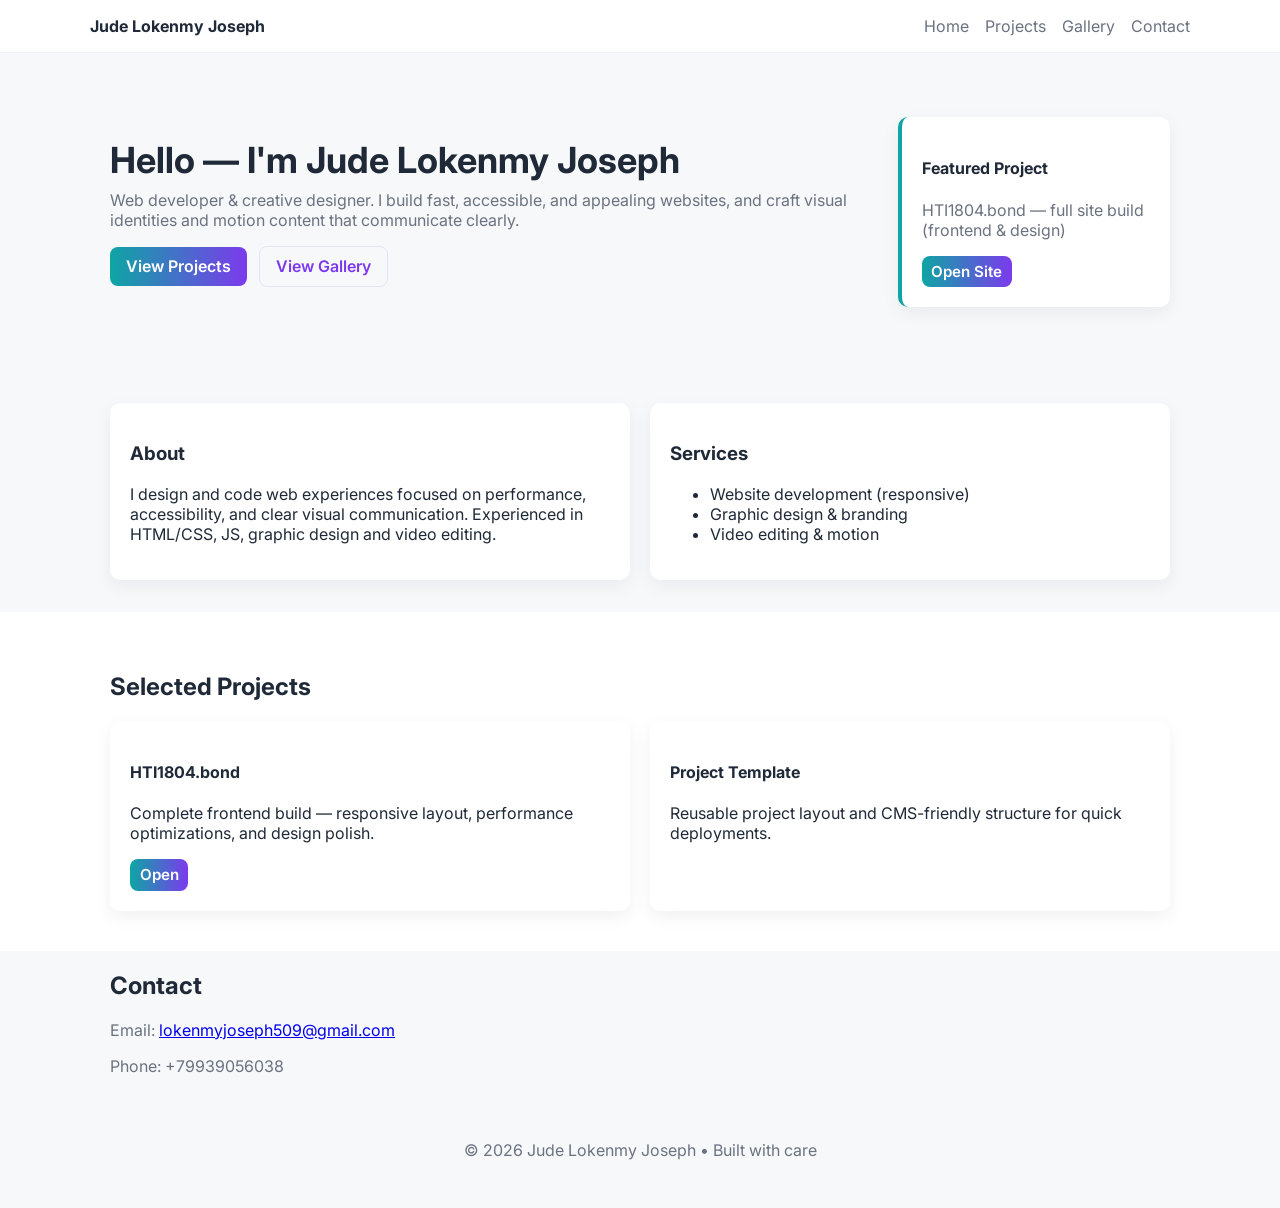
<file: index.html>
<!DOCTYPE html>
<html lang="en">
<head>
  <meta charset="utf-8" />
  <meta name="viewport" content="width=device-width,initial-scale=1" />
  <meta name="author" content="Jude Lokenmy Joseph" />
  <title>Jude Lokenmy Joseph — Web Developer & Designer</title>
  <link href="https://fonts.googleapis.com/css2?family=Inter:wght@300;400;600;700&display=swap" rel="stylesheet">
  <link rel="stylesheet" href="style.css">
</head>
<body>
  <header class="site-header">
    <div class="container header-inner">
      <a class="brand" href="index.html">Jude Lokenmy Joseph</a>
      <button id="nav-toggle" class="nav-toggle" aria-label="Toggle navigation">☰</button>
      <nav id="site-nav" class="site-nav">
        <ul>
          <li><a href="index.html">Home</a></li>
          <li><a href="projects.html">Projects</a></li>
          <li><a href="gallery.html">Gallery</a></li>
          <li><a href="#contact">Contact</a></li>
        </ul>
      </nav>
    </div>
  </header>

  <main>
    <section class="hero">
      <div class="container hero-inner">
        <div class="hero-copy">
          <h1>Hello — I'm Jude Lokenmy Joseph</h1>
          <p class="lead">Web developer & creative designer. I build fast, accessible, and appealing websites, and craft visual identities and motion content that communicate clearly.</p>
          <div class="hero-cta">
            <a class="btn" href="projects.html">View Projects</a>
            <a class="btn ghost" href="gallery.html">View Gallery</a>
          </div>
        </div>
        <div class="hero-aside">
          <div class="card feature-card">
            <h4>Featured Project</h4>
            <p class="muted">HTI1804.bond — full site build (frontend & design)</p>
            <a class="btn small" href="https://hti1804.bond" target="_blank" rel="noopener">Open Site</a>
          </div>
        </div>
      </div>
    </section>

    <section class="about">
      <div class="container">
        <div class="grid">
          <div class="card">
            <h3>About</h3>
            <p>I design and code web experiences focused on performance, accessibility, and clear visual communication. Experienced in HTML/CSS, JS, graphic design and video editing.</p>
          </div>
          <div class="card">
            <h3>Services</h3>
            <ul>
              <li>Website development (responsive)</li>
              <li>Graphic design & branding</li>
              <li>Video editing & motion</li>
            </ul>
          </div>
        </div>
      </div>
    </section>

    <section id="projects" class="section-light">
      <div class="container">
        <h2>Selected Projects</h2>
        <div class="grid">
          <div class="card">
            <h4>HTI1804.bond</h4>
            <p>Complete frontend build — responsive layout, performance optimizations, and design polish.</p>
            <a class="btn small" href="https://hti1804.bond" target="_blank" rel="noopener">Open</a>
          </div>
          <div class="card">
            <h4>Project Template</h4>
            <p>Reusable project layout and CMS-friendly structure for quick deployments.</p>
          </div>
        </div>
      </div>
    </section>

    <section id="contact" class="contact section-dark">
      <div class="container">
        <h2>Contact</h2>
        <p class="muted">Email: <a href="mailto:lokenmyjoseph509@gmail.com">lokenmyjoseph509@gmail.com</a></p>
        <p class="muted">Phone: +79939056038</p>
      </div>
    </section>
  </main>

  <footer class="site-footer">
    <div class="container">
      <p>© 2026 Jude Lokenmy Joseph • Built with care</p>
    </div>
  </footer>

  <script>
    // mobile nav toggle
    const navToggle = document.getElementById('nav-toggle');
    const siteNav = document.getElementById('site-nav');
    navToggle && navToggle.addEventListener('click', () => {
      siteNav.classList.toggle('open');
    });
  </script>
</body>
</html>
</file>
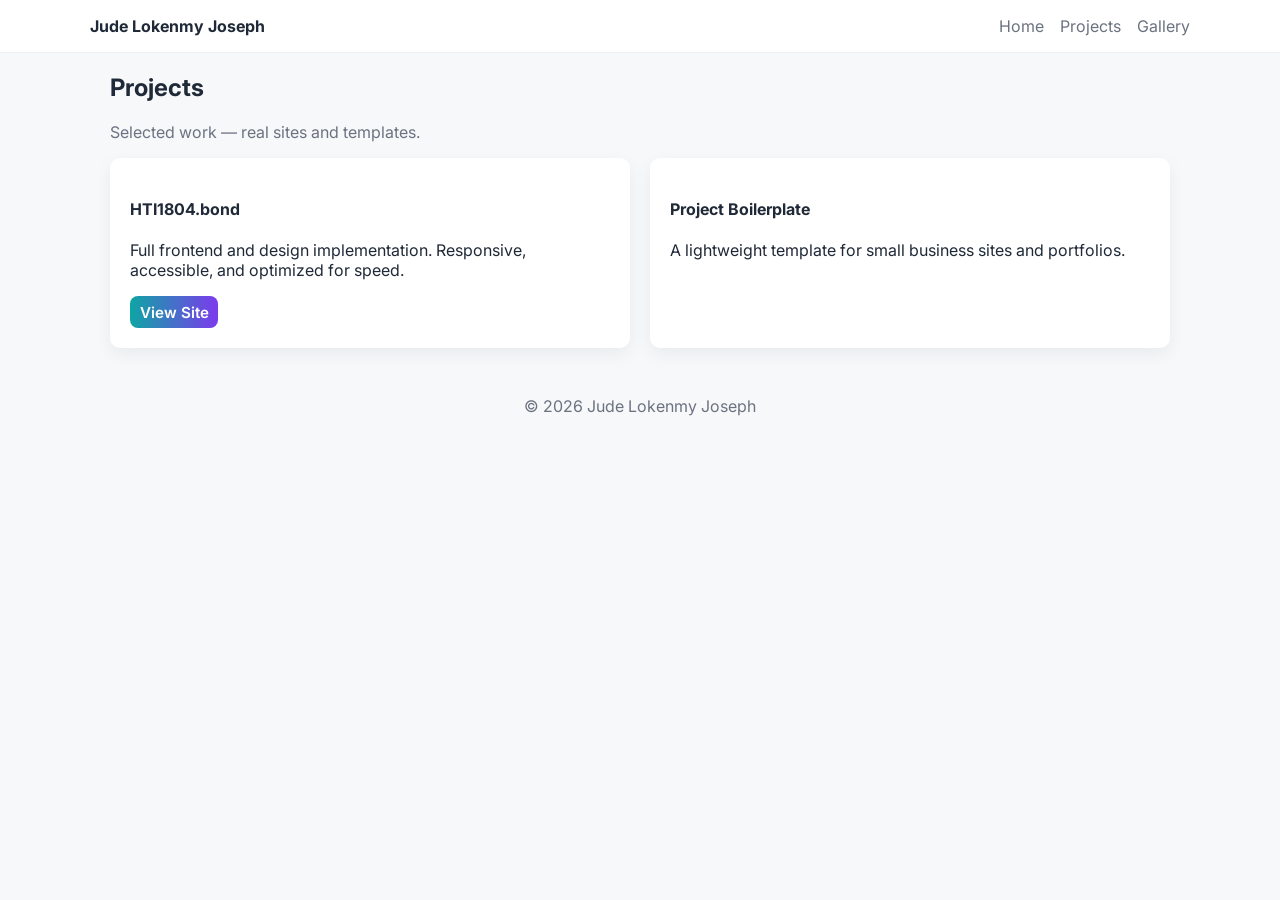
<file: projects.html>
<!DOCTYPE html>
<html lang="en">
<head>
  <meta charset="utf-8" />
  <meta name="viewport" content="width=device-width,initial-scale=1" />
  <meta name="author" content="Jude Lokenmy Joseph" />
  <title>Projects — Jude Lokenmy Joseph</title>
  <link href="https://fonts.googleapis.com/css2?family=Inter:wght@300;400;600;700&display=swap" rel="stylesheet">
  <link rel="stylesheet" href="style.css">
</head>
<body>
  <header class="site-header small">
    <div class="container header-inner">
      <a class="brand" href="index.html">Jude Lokenmy Joseph</a>
      <nav class="site-nav"><ul><li><a href="index.html">Home</a></li><li><a href="projects.html">Projects</a></li><li><a href="gallery.html">Gallery</a></li></ul></nav>
    </div>
  </header>

  <main>
    <section class="container">
      <h1>Projects</h1>
      <p class="muted">Selected work — real sites and templates.</p>
      <div class="grid">
        <div class="card">
          <h4>HTI1804.bond</h4>
          <p>Full frontend and design implementation. Responsive, accessible, and optimized for speed.</p>
          <a class="btn small" href="https://hti1804.bond" target="_blank" rel="noopener">View Site</a>
        </div>
        <div class="card">
          <h4>Project Boilerplate</h4>
          <p>A lightweight template for small business sites and portfolios.</p>
        </div>
      </div>
    </section>
  </main>

  <footer class="site-footer">
    <div class="container"><p>© 2026 Jude Lokenmy Joseph</p></div>
  </footer>
</body>
</html>
</file>
<file: style.css>
/* Professional, modern stylesheet */
:root{
  --bg:#f7f8fa;
  --card:#ffffff;
  --text:#1f2937;
  --muted:#6b7280;
  --accent:#0ea5a4; /* teal */
  --accent-2:#7c3aed; /* purple */
}
*{box-sizing:border-box}
html,body{height:100%}
body{
  font-family:Inter, system-ui, -apple-system, "Segoe UI", Roboto, "Helvetica Neue", Arial;
  margin:0; color:var(--text); background:var(--bg); -webkit-font-smoothing:antialiased;
}
.container{max-width:1100px;margin:0 auto;padding:0 1.25rem}

/* Header */
.site-header{background:#fff;border-bottom:1px solid rgba(15,23,42,0.06)}
.header-inner{display:flex;align-items:center;justify-content:space-between;padding:1rem 0}
.brand{font-weight:700;color:var(--text);text-decoration:none}
.nav-toggle{display:none;border:0;background:transparent;font-size:1.25rem}
.site-nav ul{display:flex;gap:1rem;list-style:none;margin:0;padding:0}
.site-nav a{text-decoration:none;color:var(--muted);padding:0.5rem 0}
.site-nav a:hover{color:var(--text)}

/* Hero */
.hero{padding:4rem 0}
.hero-inner{display:flex;gap:2rem;align-items:center}
.hero-copy h1{font-size:2.25rem;margin:0 0 0.5rem}
.lead{color:var(--muted);margin:0 0 1rem}
.hero-cta .btn{margin-right:0.5rem}
.hero-aside{margin-left:auto}
.feature-card{padding:1rem;border-left:4px solid var(--accent);background:linear-gradient(180deg,rgba(124,58,237,0.03),transparent)}

/* Sections */
.section-light{background:#fff;padding:2.5rem 0}
.about{padding:2rem 0}
.grid{display:grid;grid-template-columns:repeat(auto-fit,minmax(260px,1fr));gap:1.25rem}
.card{background:var(--card);padding:1.25rem;border-radius:10px;box-shadow:0 6px 18px rgba(15,23,42,0.06)}
.muted{color:var(--muted)}

/* Buttons */
.btn{display:inline-block;background:linear-gradient(90deg,var(--accent),var(--accent-2));color:#fff;padding:0.6rem 1rem;border-radius:8px;text-decoration:none;font-weight:600}
.btn.small{padding:0.4rem 0.6rem;font-size:0.95rem}
.btn.ghost{background:transparent;color:var(--accent-2);border:1px solid rgba(124,58,237,0.12)}

/* Gallery specific */
.gallery-grid{display:grid;grid-template-columns:repeat(auto-fit,minmax(220px,1fr));gap:1rem;padding-top:1rem}
.gallery-card img{width:100%;height:180px;object-fit:cover;border-radius:8px}
.gallery-card p{margin:0;padding-top:0.5rem;color:var(--muted);font-size:0.95rem}

/* Lightbox */
.lightbox{position:fixed;inset:0;display:flex;align-items:center;justify-content:center;background:rgba(2,6,23,0.6);opacity:0;pointer-events:none;transition:opacity .18s}
.lightbox.open{opacity:1;pointer-events:auto}
.lightbox img{max-width:90%;max-height:80%;box-shadow:0 12px 40px rgba(2,6,23,0.6);border-radius:8px}
.lb-close{position:fixed;right:24px;top:24px;background:transparent;border:0;color:#fff;font-size:1.8rem}
.lb-close:focus{outline:2px solid rgba(255,255,255,0.12)}
.lightbox p{color:#fff;margin-top:0.75rem;text-align:center}

/* Footer */
.site-footer{padding:2rem 0;text-align:center;color:var(--muted)}

/* Responsive */
@media(max-width:900px){
  .hero-inner{flex-direction:column;align-items:flex-start}
  .hero-copy h1{font-size:1.6rem}
  .hero-aside{width:100%;margin-left:0}
}
@media(max-width:640px){
  .site-nav{display:none}
  .nav-toggle{display:inline-block}
  .site-nav.open{display:block}
  .site-nav ul{flex-direction:column;gap:0.5rem}
  .gallery-card img{height:140px}
}
</file>
